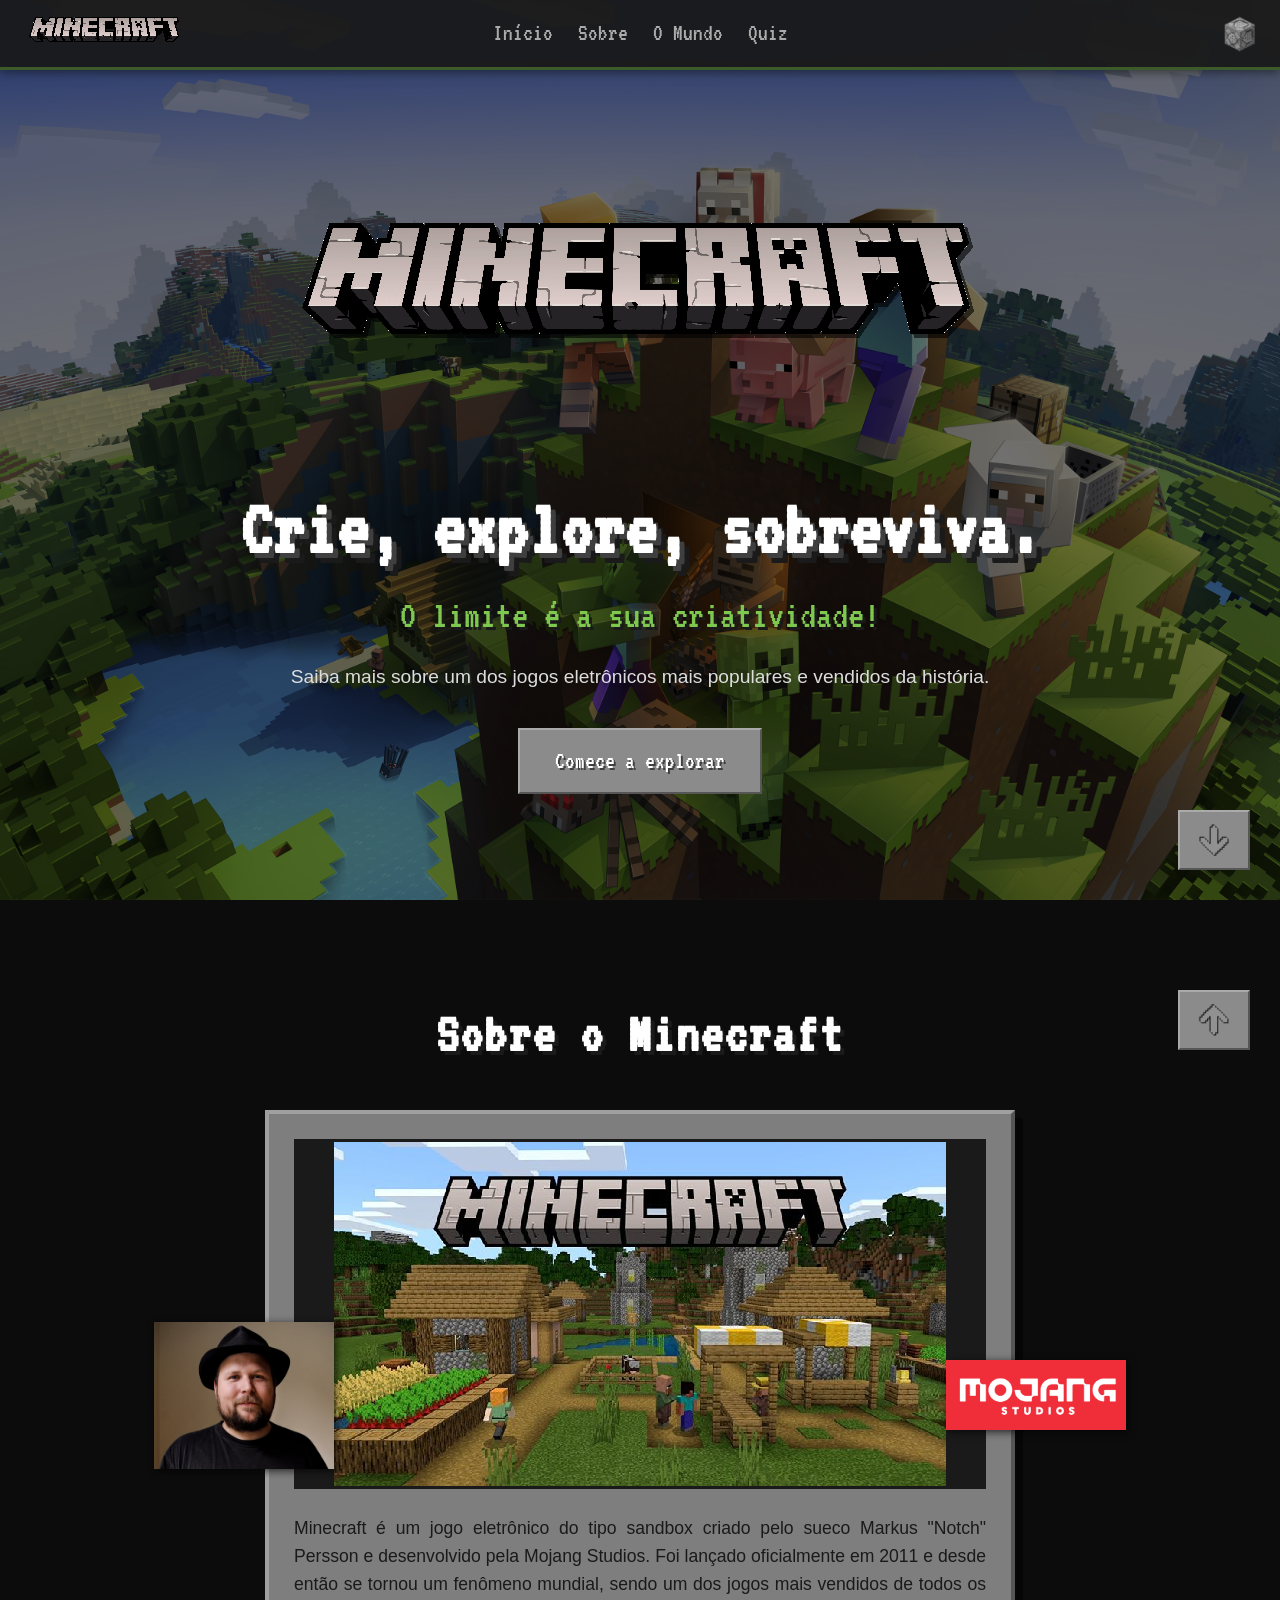
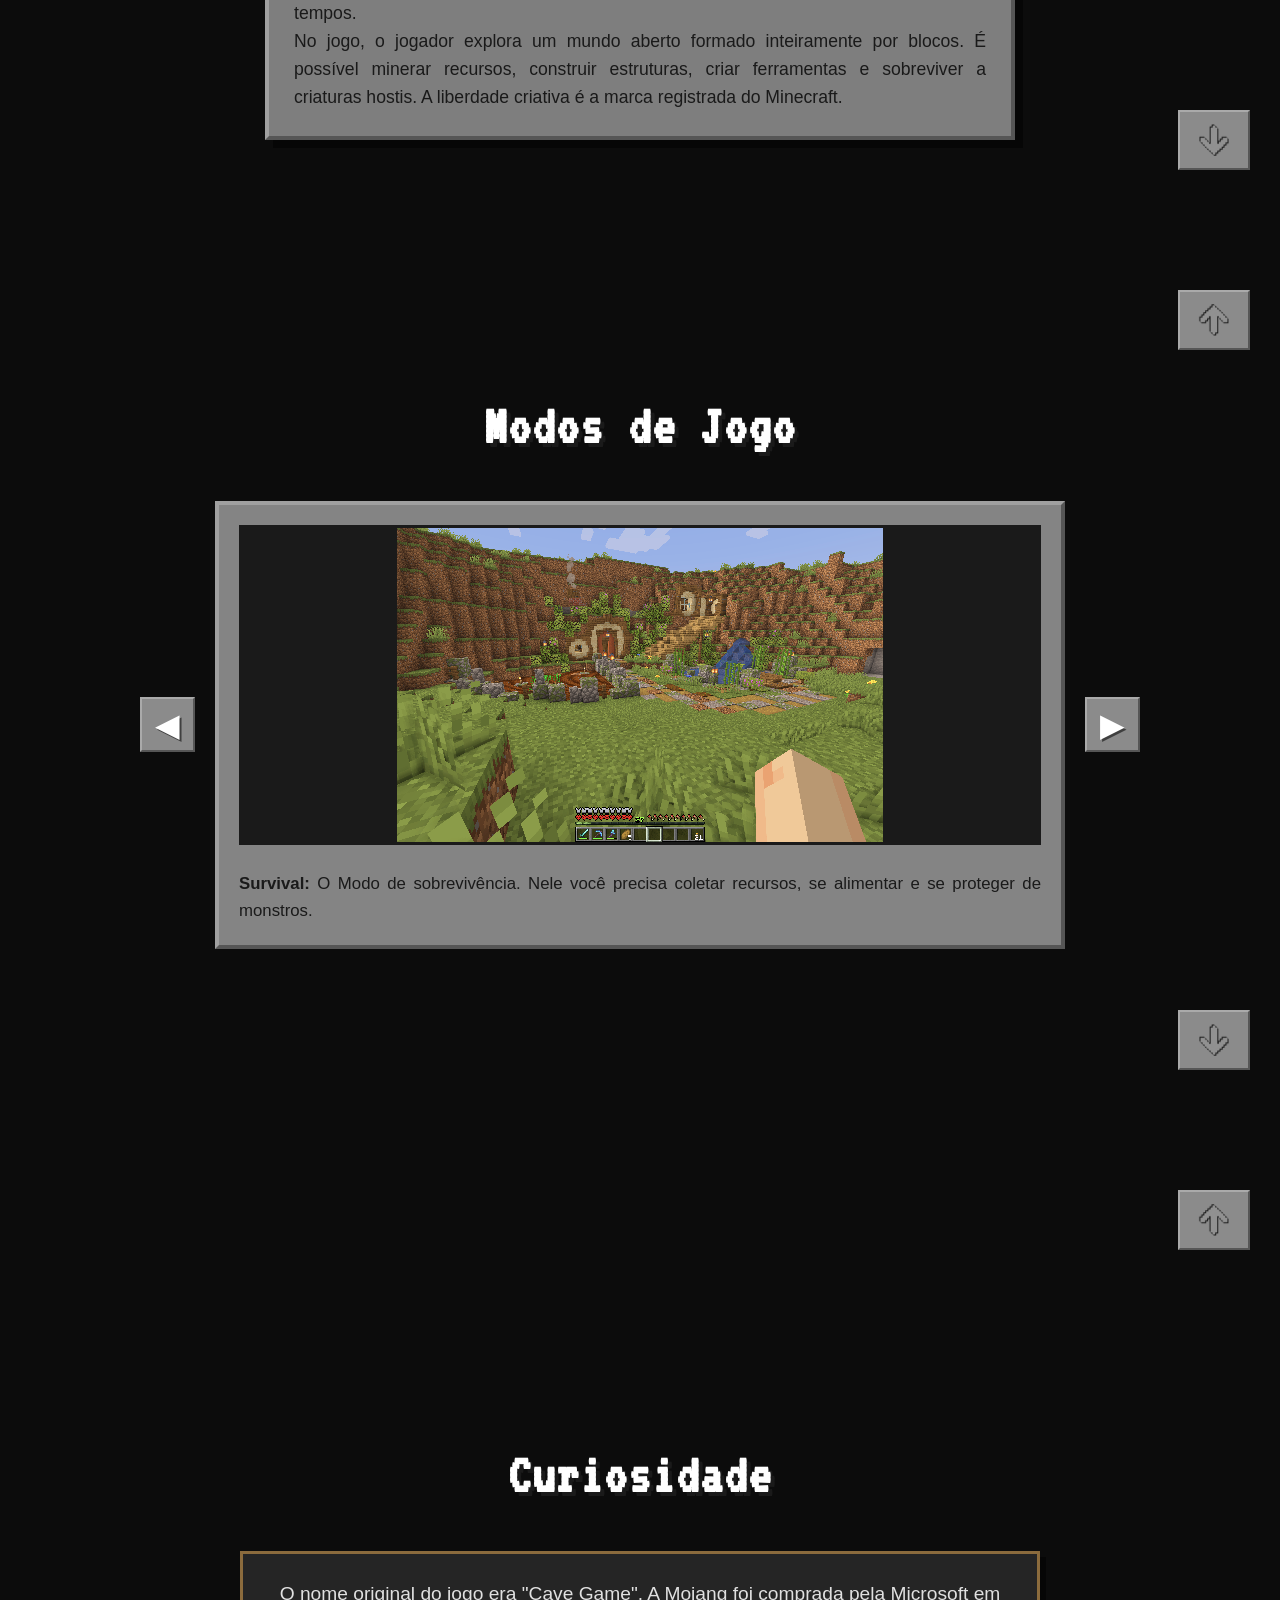
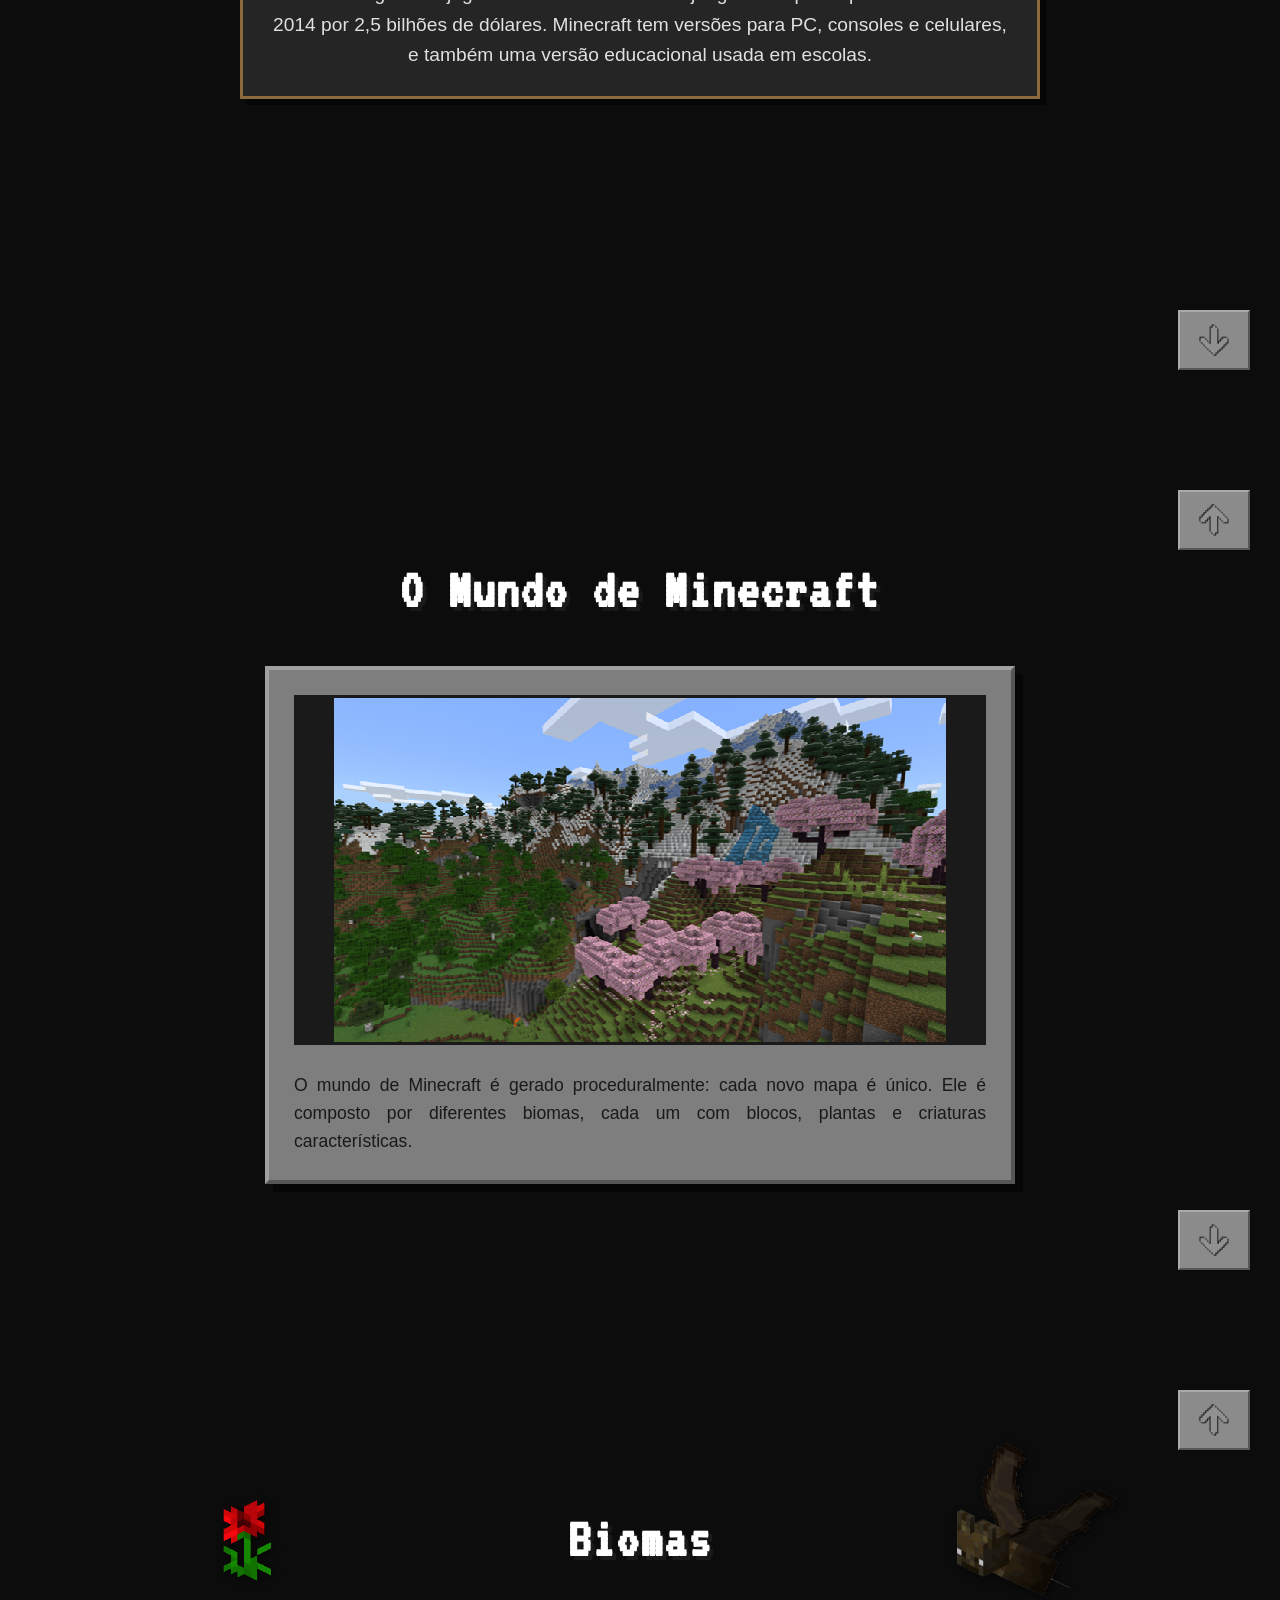
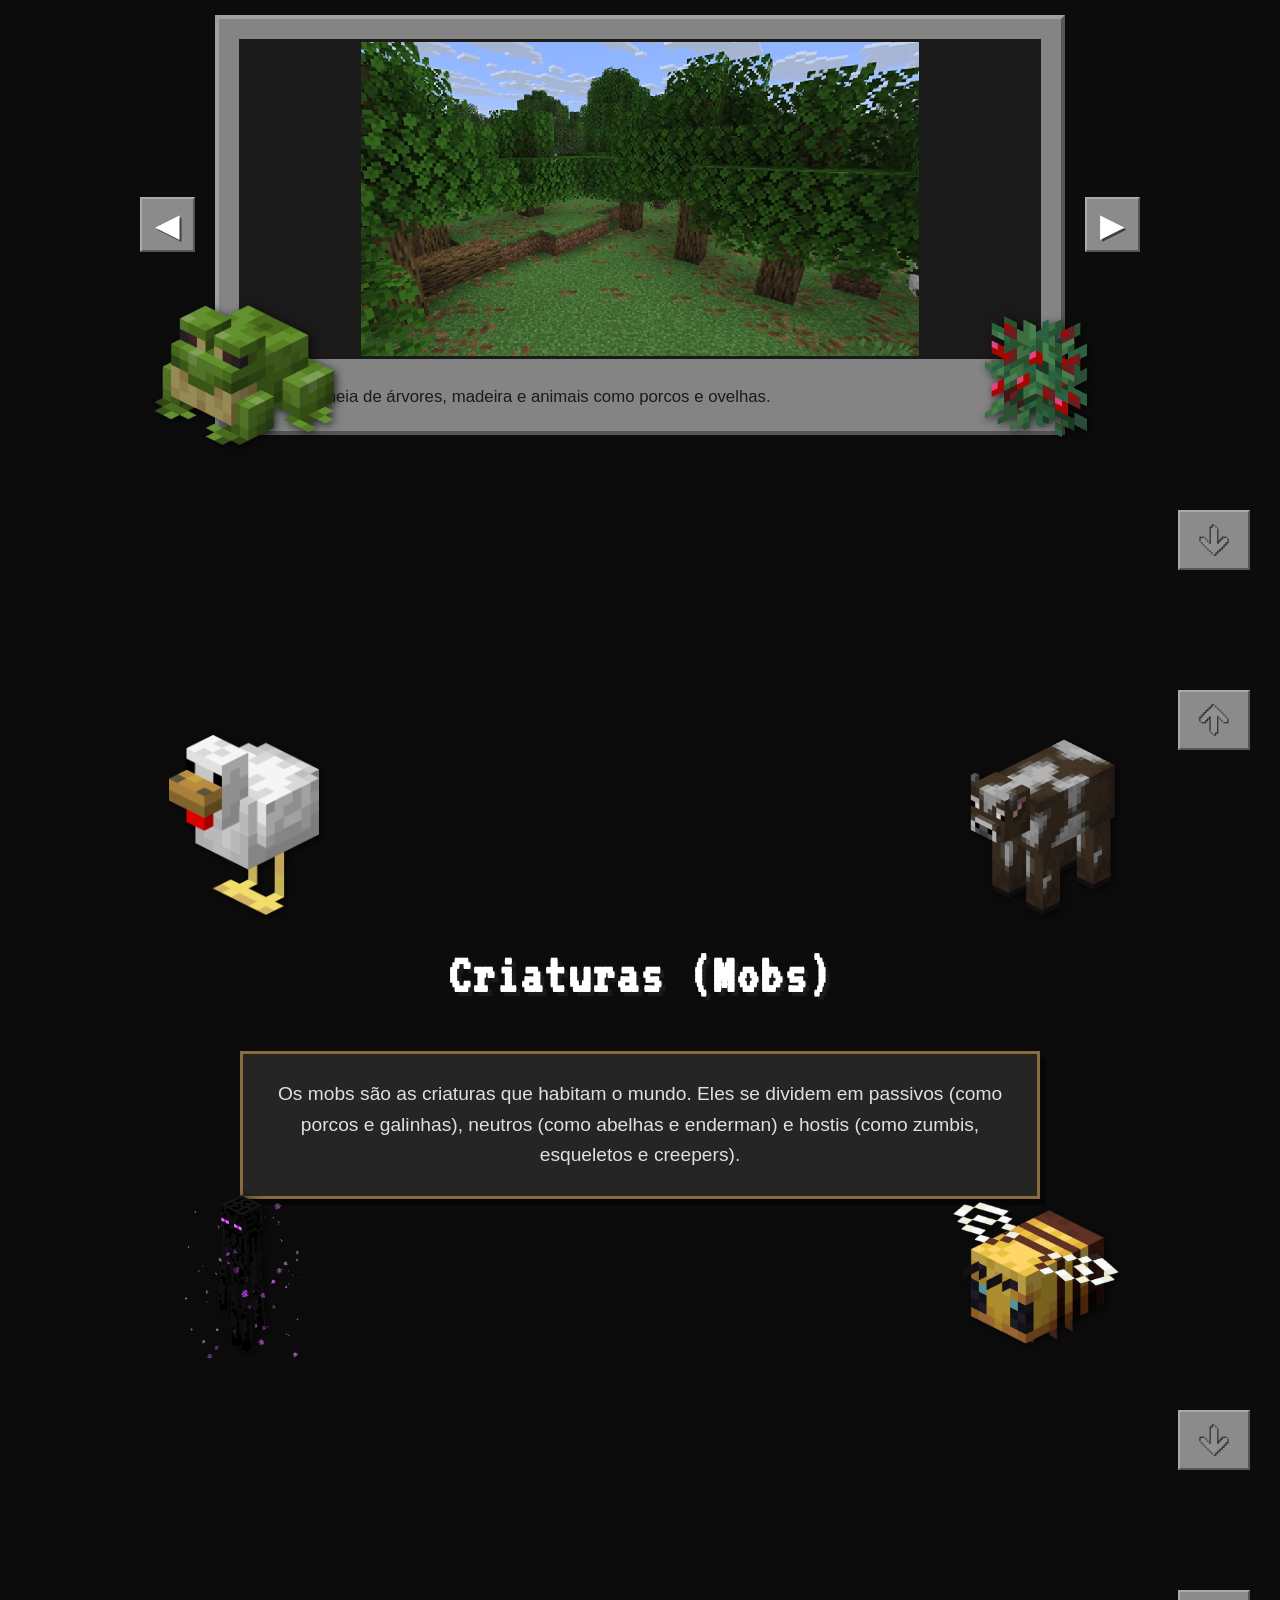
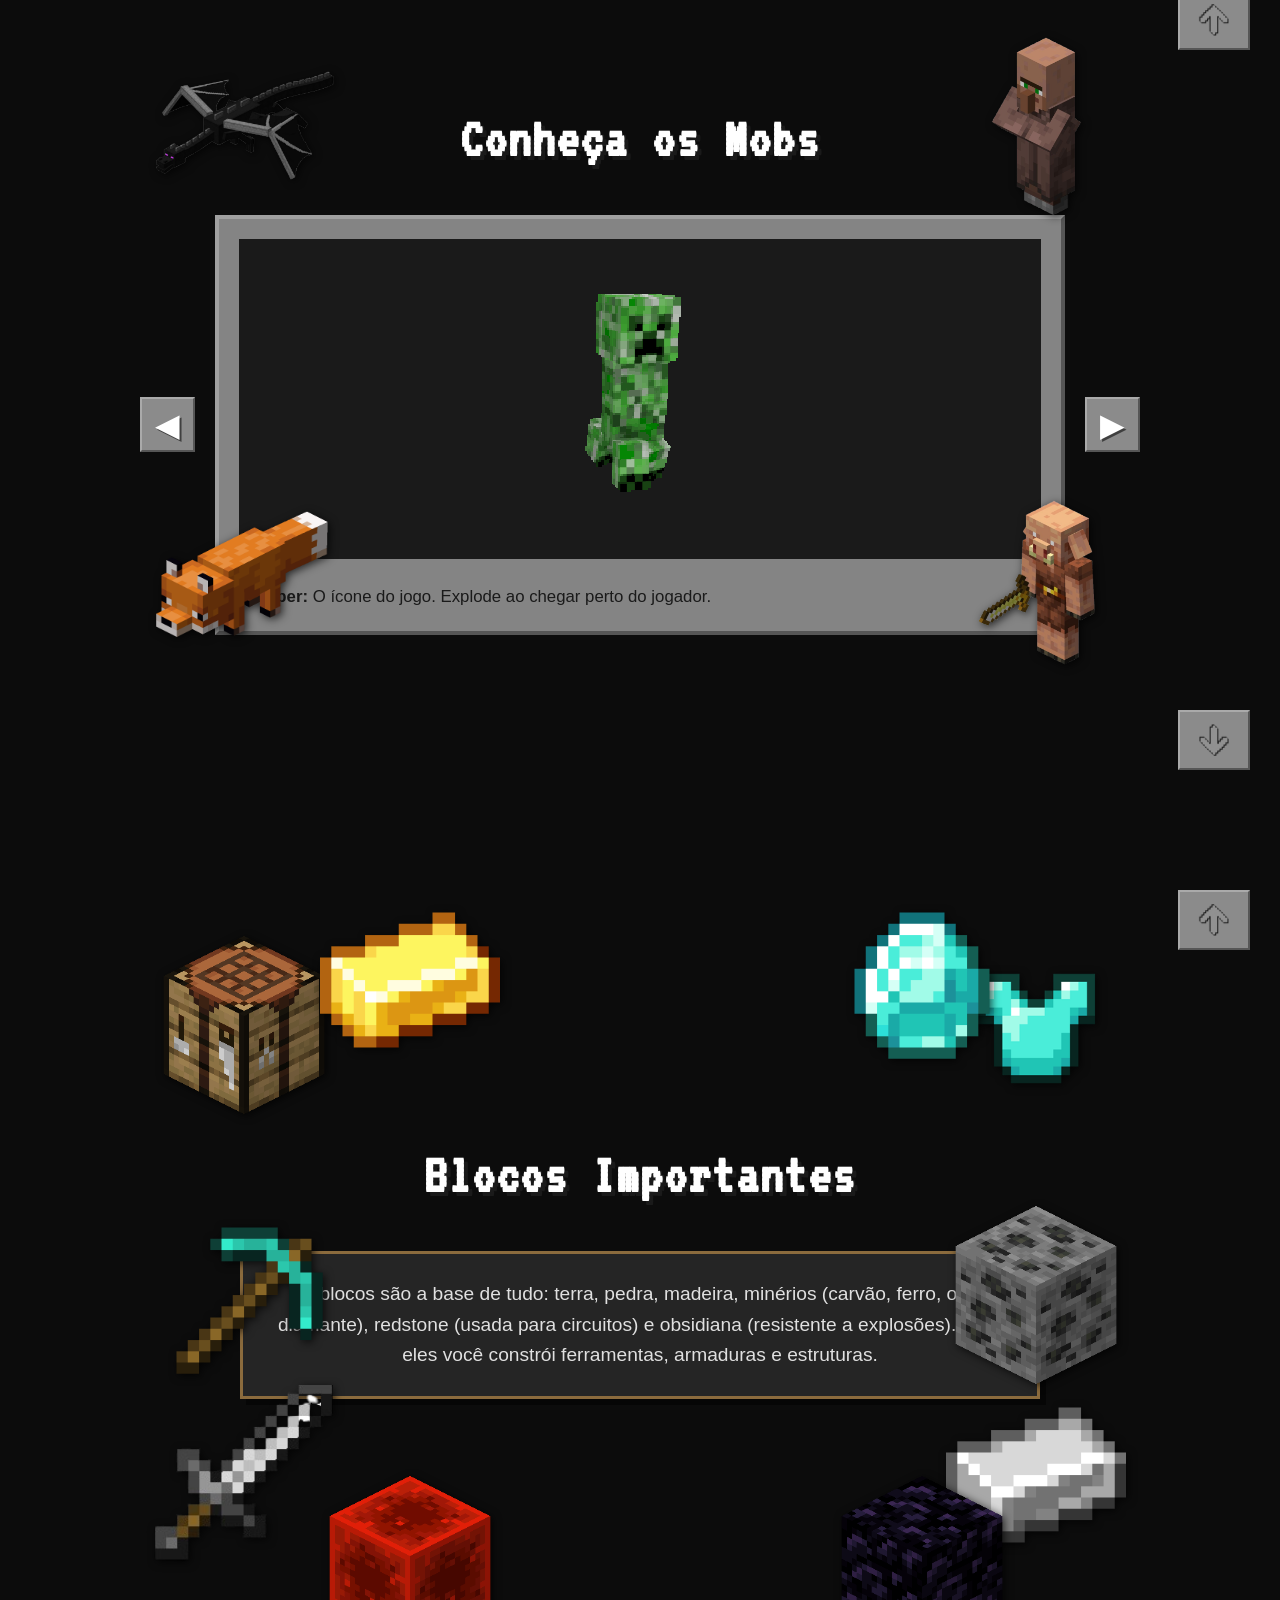
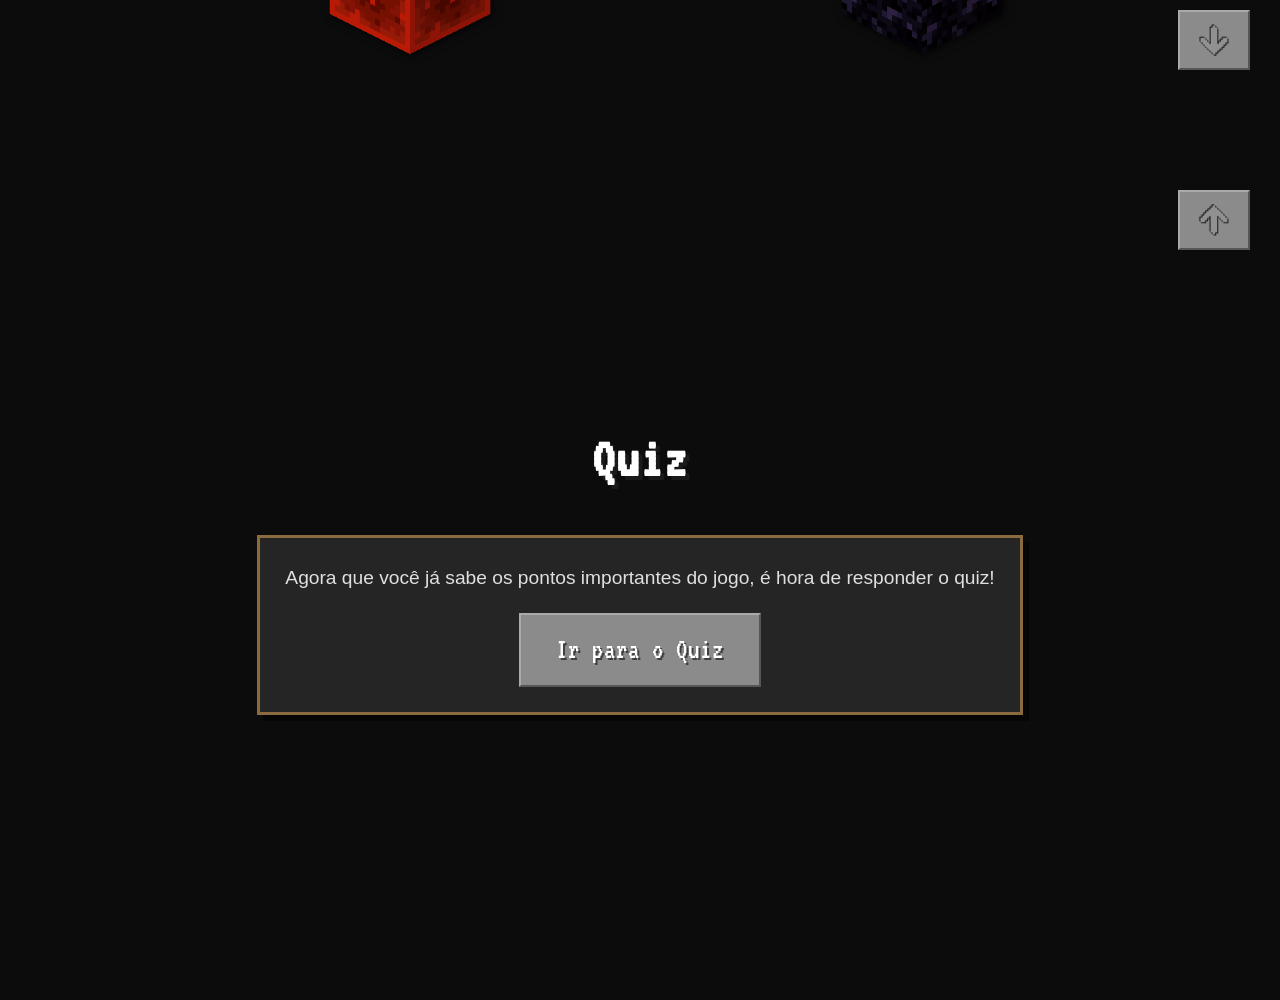
<file: web/index.html>
<!DOCTYPE html>
<html lang="pt-BR">
<head>
    <meta charset="UTF-8">
    <meta name="viewport" content="width=device-width, initial-scale=1.0">
    <title>Minecraft Quiz</title>
    <link rel="stylesheet" href="css/estilo.css">
</head>
<body>

    <!-- ===== HEADER FIXO ===== -->
    <header class="site-header">
        <a href="#inicio">
            <img src="img/logo-minecraft.png" alt="Minecraft" class="logo-img">
        </a>
        <nav>
            <a href="#inicio">Início</a>
            <a href="#sobre">Sobre</a>
            <a href="#mundo">O Mundo</a>
            <a href="#quiz">Quiz</a>
        </nav>
        <a href="adminLogin.jsp" class="admin-icon" title="Área do Administrador">
            <img src="img/admin-icon.png" alt="Admin">
        </a>
    </header>

    <!-- ===== HERO (Início) ===== -->
    <section id="inicio" class="section" style="background-image: url('img/hero.png');">
        <img src="img/logo-minecraft.png" alt="Minecraft" class="hero-logo">
        <h1 class="hero-titulo">Crie, explore, sobreviva.</h1>
        <p class="hero-subtitulo">O limite é a sua criatividade!</p>
        <p class="hero-info">Saiba mais sobre um dos jogos eletrônicos mais populares e vendidos da história.</p>
        <a href="#sobre" class="btn-mc">Comece a explorar</a>
        <a href="#sobre" class="btn-mc btn-descer"><img src="img/seta.png" alt="Descer" class="seta-img"></a>
    </section>

    <!-- ===== SOBRE O MINECRAFT ===== -->
    <section id="sobre" class="section" style="background-image: url('img/bg-sobre.png');">
        <!-- Imagens flutuantes laterais -->
        <div class="img-flutuante-wrapper pos-esq-meio" data-nome="Markus &quot;Notch&quot; Persson">
            <img src="img/notch.png" alt="Notch">
        </div>
        <div class="img-flutuante-wrapper pos-dir-meio" data-nome="Logo da Mojang">
            <img src="img/mojang.png" alt="Mojang">
        </div>
        
        <a href="#inicio" class="btn-mc btn-subir"><img src="img/seta.png" alt="Subir" class="seta-img seta-img-cima"></a>
        <h2>Sobre o Minecraft</h2>
        <div class="caixa-moldura">
            <img src="img/sobre-imagem.jpg" alt="Minecraft">
            <p>Minecraft é um jogo eletrônico do tipo sandbox criado pelo sueco Markus "Notch" Persson e desenvolvido pela Mojang Studios. Foi lançado oficialmente em 2011 e desde então se tornou um fenômeno mundial, sendo um dos jogos mais vendidos de todos os tempos.</p>
            <p>No jogo, o jogador explora um mundo aberto formado inteiramente por blocos. É possível minerar recursos, construir estruturas, criar ferramentas e sobreviver a criaturas hostis. A liberdade criativa é a marca registrada do Minecraft.</p>
        </div>
        <a href="#modos" class="btn-mc btn-descer"><img src="img/seta.png" alt="Descer" class="seta-img"></a>
    </section>

    <!-- ===== MODOS DE JOGO (CARROSSEL) ===== -->
    <section id="modos" class="section" style="background-image: url('img/bg-modos.png');">
        <a href="#sobre" class="btn-mc btn-subir"><img src="img/seta.png" alt="Subir" class="seta-img seta-img-cima"></a>
        <h2>Modos de Jogo</h2>
        <div class="carrossel-wrapper">
            <button class="seta" onclick="moverCarrossel('modos', -1)">◀</button>
            <div class="carrossel-viewport">
                <div class="carrossel-track" id="track-modos">
                    <div class="carrossel-slide">
                        <img src="img/modo-survival.png" alt="Survival">
                        <p><strong>Survival:</strong> O Modo de sobrevivência. Nele você precisa coletar recursos, se alimentar e se proteger de monstros.</p>
                    </div>
                    <div class="carrossel-slide">
                        <img src="img/modo-creative.png" alt="Creative">
                        <p><strong>Creative:</strong> Modo criativo. Neste modo há recursos infinitos, voo livre e nenhum dano. Ideal para construir.</p>
                    </div>
                    <div class="carrossel-slide">
                        <img src="img/modo-adventure.png" alt="Adventure">
                        <p><strong>Adventure:</strong> Modo aventura. Feito para mapas personalizados, com regras específicas de interação.</p>
                    </div>
                    <div class="carrossel-slide">
                        <img src="img/modo-spectator.png" alt="Spectator">
                        <p><strong>Spectator:</strong> Modo espectador. Nele você observa o mundo sem interagir com ele.</p>
                    </div>
                </div>
            </div>
            <button class="seta" onclick="moverCarrossel('modos', 1)">▶</button>
        </div>
        <a href="#curiosidade" class="btn-mc btn-descer"><img src="img/seta.png" alt="Descer" class="seta-img"></a>
    </section>

    <!-- ===== CURIOSIDADE ===== -->
    <section id="curiosidade" class="section" style="background-image: url('img/bg-curiosidade.png');">
        <a href="#modos" class="btn-mc btn-subir"><img src="img/seta.png" alt="Subir" class="seta-img seta-img-cima"></a>
        <h2>Curiosidade</h2>
        <div class="texto-centro">
            <p>O nome original do jogo era "Cave Game". A Mojang foi comprada pela Microsoft em 2014 por 2,5 bilhões de dólares. Minecraft tem versões para PC, consoles e celulares, e também uma versão educacional usada em escolas.</p>
        </div>
        <a href="#mundo" class="btn-mc btn-descer"><img src="img/seta.png" alt="Descer" class="seta-img"></a>
    </section>

    <!-- ===== O MUNDO DE MINECRAFT ===== -->
    <section id="mundo" class="section" style="background-image: url('img/bg-mundo.png');">
        <a href="#curiosidade" class="btn-mc btn-subir"><img src="img/seta.png" alt="Subir" class="seta-img seta-img-cima"></a>
        <h2>O Mundo de Minecraft</h2>
        <div class="caixa-moldura">
            <img src="img/mundo-imagem.png" alt="Mundo de Minecraft">
            <p>O mundo de Minecraft é gerado proceduralmente: cada novo mapa é único. Ele é composto por diferentes biomas, cada um com blocos, plantas e criaturas características.</p>
        </div>
        <a href="#biomas" class="btn-mc btn-descer"><img src="img/seta.png" alt="Descer" class="seta-img"></a>
    </section>

    <!-- ===== BIOMAS (CARROSSEL) ===== -->
    <section id="biomas" class="section" style="background-image: url('img/bg-biomas.png');">
        <!-- Imagens flutuantes laterais -->
        <div class="img-flutuante-wrapper pos-esq-cima tooltip-baixo" data-nome="Flor: florestas e planícies">
            <img src="img/flor.png" alt="Flor">
        </div>
        <div class="img-flutuante-wrapper pos-dir-cima tooltip-baixo" data-nome="Morcego: Cavernas">
            <img src="img/morcego.png" alt="Morcego">
        </div>
        <div class="img-flutuante-wrapper pos-esq-baixo" data-nome="Sapo: Pântano">
            <img src="img/sapo.png" alt="Sapo">
        </div>
        <div class="img-flutuante-wrapper pos-dir-baixo" data-nome="Bagas doces: Taiga">
            <img src="img/bagas.png" alt="Bagas doces">
        </div>
        
        <a href="#mundo" class="btn-mc btn-subir"><img src="img/seta.png" alt="Subir" class="seta-img seta-img-cima"></a>
        <h2>Biomas</h2>
        <div class="carrossel-wrapper">
            <button class="seta" onclick="moverCarrossel('biomas', -1)">◀</button>
            <div class="carrossel-viewport">
                <div class="carrossel-track" id="track-biomas">
                    <div class="carrossel-slide">
                        <img src="img/bioma-floresta.png" alt="Floresta">
                        <p><strong>Floresta:</strong> Cheia de árvores, madeira e animais como porcos e ovelhas.</p>
                    </div>
                    <div class="carrossel-slide">
                        <img src="img/bioma-deserto.jpg" alt="Deserto">
                        <p><strong>Deserto:</strong> Areia, cactos e templos escondidos. Cuidado com os husks!</p>
                    </div>
                    <div class="carrossel-slide">
                        <img src="img/bioma-tundra.png" alt="Tundra">
                        <p><strong>Tundra:</strong> Neve, gelo e ursos polares. Um dos biomas mais frios.</p>
                    </div>
                    <div class="carrossel-slide">
                        <img src="img/bioma-oceano.png" alt="Oceano">
                        <p><strong>Oceano:</strong> Grandes massas de água com monumentos e criaturas aquáticas.</p>
                    </div>
                </div>
            </div>
            <button class="seta" onclick="moverCarrossel('biomas', 1)">▶</button>
        </div>
        <a href="#mobs" class="btn-mc btn-descer"><img src="img/seta.png" alt="Descer" class="seta-img"></a>
    </section>

    <!-- ===== CRIATURAS (MOBS) - INTRO ===== -->
    <section id="mobs" class="section" style="background-image: url('img/bg-mobs.png');">
        <!-- Imagens flutuantes laterais -->
        <div class="img-flutuante-wrapper pos-esq-cima tooltip-baixo" data-nome="Galinha">
            <img src="img/galinha.png" alt="Galinha">
        </div>
        <div class="img-flutuante-wrapper pos-dir-cima tooltip-baixo" data-nome="Vaca">
            <img src="img/vaca.png" alt="Vaca">
        </div>
        <div class="img-flutuante-wrapper pos-esq-baixo" data-nome="Enderman">
            <img src="img/enderman.png" alt="Enderman">
        </div>
        <div class="img-flutuante-wrapper pos-dir-baixo" data-nome="Abelha">
            <img src="img/abelha.png" alt="Abelha">
        </div>
        
        <a href="#biomas" class="btn-mc btn-subir"><img src="img/seta.png" alt="Subir" class="seta-img seta-img-cima"></a>
        <h2>Criaturas (Mobs)</h2>
        <div class="texto-centro">
            <p>Os mobs são as criaturas que habitam o mundo. Eles se dividem em passivos (como porcos e galinhas), neutros (como abelhas e enderman) e hostis (como zumbis, esqueletos e creepers).</p>
        </div>
        <a href="#mobs-carrossel" class="btn-mc btn-descer"><img src="img/seta.png" alt="Descer" class="seta-img"></a>
    </section>

    <!-- ===== CRIATURAS (MOBS) - CARROSSEL ===== -->
    <section id="mobs-carrossel" class="section" style="background-image: url('img/bg-mobs.png');">
        <!-- Imagens flutuantes laterais -->
        <div class="img-flutuante-wrapper pos-esq-cima tooltip-baixo" data-nome="Ender Dragon">
            <img src="img/enderdragon.png" alt="Ender Dragon">
        </div>
        <div class="img-flutuante-wrapper pos-dir-cima tooltip-baixo" data-nome="Aldeão">
            <img src="img/aldeao.png" alt="Aldeão">
        </div>
        <div class="img-flutuante-wrapper pos-esq-baixo" data-nome="Raposa">
            <img src="img/raposa.png" alt="Raposa">
        </div>
        <div class="img-flutuante-wrapper pos-dir-baixo" data-nome="Piglin">
            <img src="img/piglin.png" alt="Piglin">
        </div>
        
        <a href="#mobs" class="btn-mc btn-subir"><img src="img/seta.png" alt="Subir" class="seta-img seta-img-cima"></a>
        <h2>Conheça os Mobs</h2>
        <div class="carrossel-wrapper">
            <button class="seta" onclick="moverCarrossel('mobs', -1)">◀</button>
            <div class="carrossel-viewport">
                <div class="carrossel-track" id="track-mobs">
                    <div class="carrossel-slide">
                        <img src="img/mob-creeper.gif" alt="Creeper">
                        <p><strong>Creeper:</strong> O ícone do jogo. Explode ao chegar perto do jogador.</p>
                    </div>
                    <div class="carrossel-slide">
                        <img src="img/mob-zumbi.gif" alt="Zumbi">
                        <p><strong>Zumbi:</strong> Hostil, aparece à noite e persegue o jogador.</p>
                    </div>
                    <div class="carrossel-slide">
                        <img src="img/mob-porco.gif" alt="Porco">
                        <p><strong>Porco:</strong> Passivo, fonte de comida e montaria com sela. Adoram cenouras.</p>
                    </div>
                    <div class="carrossel-slide">
                        <img src="img/mob-aranha.gif" alt="Aranha">
                        <p><strong>Aranha:</strong> Neutra de dia, hostil à noite. Sobe paredes.</p>
                    </div>
                </div>
            </div>
            <button class="seta" onclick="moverCarrossel('mobs', 1)">▶</button>
        </div>
        <a href="#blocos" class="btn-mc btn-descer"><img src="img/seta.png" alt="Descer" class="seta-img"></a>
    </section>

    <!-- ===== BLOCOS IMPORTANTES ===== -->
    <section id="blocos" class="section" style="background-image: url('img/bg-blocos.png');">
        <!-- 10 imagens flutuantes -->
        <div class="img-flutuante-wrapper pos-esq-cima tooltip-baixo" data-nome="Mesa de trabalho">
            <img src="img/mesa.png" alt="Mesa de trabalho">
        </div>
        <div class="img-flutuante-wrapper pos-esq-meio" data-nome="Picareta de diamante">
            <img src="img/picareta.png" alt="Picareta">
        </div>
        <div class="img-flutuante-wrapper pos-esq-baixo" data-nome="Espada de ferro">
            <img src="img/espada.png" alt="Espada">
        </div>
        <div class="img-flutuante-wrapper pos-dir-cima tooltip-baixo" data-nome="Peitoral de diamante">
            <img src="img/peitoral.png" alt="Peitoral">
        </div>
        <div class="img-flutuante-wrapper pos-dir-meio" data-nome="Minério de carvão">
            <img src="img/carvao.png" alt="Carvão">
        </div>
        <div class="img-flutuante-wrapper pos-dir-baixo" data-nome="Barra de ferro">
            <img src="img/ferro.png" alt="Ferro">
        </div>
        <!-- 4 imagens restantes ficam no topo e embaixo, centralizadas -->
        <div class="img-flutuante-wrapper tooltip-baixo" style="top: 10%; left: 25%;" data-nome="Barra de ouro">
            <img src="img/ouro.png" alt="Ouro">
        </div>
        <div class="img-flutuante-wrapper tooltip-baixo" style="top: 10%; left: 65%;" data-nome="Diamante">
            <img src="img/diamante.png" alt="Diamante">
        </div>
        <div class="img-flutuante-wrapper" style="bottom: 5%; left: 25%;" data-nome="Bloco de redstone">
            <img src="img/redstone.png" alt="Redstone">
        </div>
        <div class="img-flutuante-wrapper" style="bottom: 5%; left: 65%;" data-nome="Obsidiana">
            <img src="img/obsidiana.png" alt="Obsidiana">
        </div>
        
        <a href="#mobs-carrossel" class="btn-mc btn-subir"><img src="img/seta.png" alt="Subir" class="seta-img seta-img-cima"></a>
        <h2>Blocos Importantes</h2>
        <div class="texto-centro">
            <p>Os blocos são a base de tudo: terra, pedra, madeira, minérios (carvão, ferro, ouro, diamante), redstone (usada para circuitos) e obsidiana (resistente a explosões). Com eles você constrói ferramentas, armaduras e estruturas.</p>
        </div>
        <a href="#quiz" class="btn-mc btn-descer"><img src="img/seta.png" alt="Descer" class="seta-img"></a>
    </section>

    <!-- ===== QUIZ (CHAMADA) ===== -->
    <section id="quiz" class="section" style="background-image: url('img/bg-quiz-v2.png');">
        <a href="#blocos" class="btn-mc btn-subir"><img src="img/seta.png" alt="Subir" class="seta-img seta-img-cima"></a>
        <h2>Quiz</h2>
        <div class="texto-centro">
            <p>Agora que você já sabe os pontos importantes do jogo, é hora de responder o quiz!</p>
            <a href="login.jsp" class="btn-mc" style="margin-top: 20px;">Ir para o Quiz</a>
        </div>
    </section>

    <!-- ===== JAVASCRIPT DOS CARROSSÉIS ===== -->
    <script>
        // Estado de cada carrossel: índice atual do slide
        const estadoCarrossel = {
            modos: 0,
            biomas: 0,
            mobs: 0
        };

        function moverCarrossel(id, direcao) {
            const track = document.getElementById('track-' + id);
            const slides = track.querySelectorAll('.carrossel-slide');
            const total = slides.length;

            estadoCarrossel[id] += direcao;

            // Carrosel circular (infinito)
            if (estadoCarrossel[id] < 0) {
                estadoCarrossel[id] = total - 1;
            } else if (estadoCarrossel[id] >= total) {
                estadoCarrossel[id] = 0;
            }

            const deslocamento = -estadoCarrossel[id] * 100;
            track.style.transform = 'translateX(' + deslocamento + '%)';
        }
    </script>

</body>
</html>
</file>
<file: web/css/estilo.css>
/* estilo.css - Tema Minecraft */
@import url('https://fonts.googleapis.com/css2?family=VT323&display=swap');

* {
    margin: 0;
    padding: 0;
    box-sizing: border-box;
}

html {
    scroll-behavior: smooth;
}

body {
    font-family: 'Segoe UI', Tahoma, sans-serif;
    background-color: #1a1a1a;
    color: #e0e0e0;
    line-height: 1.6;
    overflow-x: hidden;
}

/* ===== HEADER FIXO ===== */
.site-header {
    position: fixed;
    top: 0;
    left: 0;
    width: 100%;
    height: 70px;
    background-color: rgba(26, 26, 26, 0.95);
    border-bottom: 3px solid #3d5a2a;
    display: flex;
    align-items: center;
    padding: 0 25px;
    z-index: 1000;
    box-shadow: 0 2px 10px rgba(0,0,0,0.5);
}

.site-header nav {
    position: absolute;
    left: 50%;
    transform: translateX(-50%);
    display: flex;
    gap: 25px;
}

.site-header .logo-img {
    height: 90px;
    image-rendering: pixelated;
}

.site-header nav a {
    font-family: 'VT323', monospace;
    font-size: 1.5em;
    color: #aaa;
    text-decoration: none;
    transition: color 0.2s, text-shadow 0.2s;
}

.site-header nav a:hover {
    color: #fff;
    text-shadow: 2px 2px 0 #3d5a2a;
}

/* ===== SEÇÕES DE TELA CHEIA ===== */
.section {
    min-height: 100vh;
    width: 100%;
    display: flex;
    flex-direction: column;
    align-items: center;
    justify-content: center;
    padding: 90px 20px 60px;
    position: relative;
    background-size: cover;
    background-position: center;
    background-attachment: fixed;
}

.section::before {
    content: '';
    position: absolute;
    top: 0; left: 0;
    width: 100%; height: 100%;
    background: rgba(0, 0, 0, 0.55);
    z-index: 0;
}

.section > * {
    position: relative;
    z-index: 1;
}

/* Títulos das seções */
.section h2 {
    font-family: 'VT323', monospace;
    font-size: 3.5em;
    color: #fff;
    text-shadow: 4px 4px 0 #1a1a1a;
    margin-bottom: 30px;
    text-align: center;
    letter-spacing: 2px;
}

/* ===== CAIXA COM MOLDURA ===== */
.caixa-moldura {
    background-color: rgba(139, 139, 139, 0.9);
    border: 4px solid;
    border-color: #a0a0a0 #565656 #565656 #a0a0a0;
    padding: 25px;
    max-width: 750px;
    width: 100%;
    color: #1a1a1a;
    box-shadow: 8px 8px 0 rgba(0,0,0,0.5);
    text-align: center;
}

.caixa-moldura img {
    width: 100%;
    max-height: 350px;
    object-fit: contain;
    background-color: #1a1a1a;
    border: 3px solid #1a1a1a;
    image-rendering: pixelated;
    margin-bottom: 18px;
}

.caixa-moldura p {
    font-size: 1.1em;
    color: #1a1a1a;
    text-align: justify;
}

/* ===== BOTÕES ===== */
.btn-mc {
    display: inline-block;
    background-color: #8b8b8b;
    color: #fff;
    font-family: 'VT323', monospace;
    font-size: 1.5em;
    padding: 12px 35px;
    text-decoration: none;
    border: 2px solid;
    border-color: #aaa #565656 #565656 #aaa;
    text-shadow: 2px 2px 0 #3f3f3f;
    cursor: pointer;
    transition: background-color 0.1s;
    text-align: center;
}

.btn-mc:hover {
    background-color: #a0a0a0;
    border-color: #bdc6ff #59639a #59639a #bdc6ff;
    color: #ffffa0;
}

.btn-mc:active {
    border-color: #565656 #aaa #aaa #565656;
}

/* Botão descer */
.btn-descer {
    position: absolute;
    bottom: 30px;
    right: 30px;
    z-index: 2;
    font-size: 1.3em;
    padding: 12px 20px;
    line-height: 1.5em;
    display: flex;
    align-items: center;
    justify-content: center;
    min-width: 60px;
    min-height: 60px;
}

/* Botão subir */
.btn-subir {
    position: absolute;
    top: 90px;
    right: 30px;
    z-index: 2;
    font-size: 1.3em;
    padding: 12px 20px;
    line-height: 1.5em;
    display: flex;
    align-items: center;
    justify-content: center;
    min-width: 60px;
    min-height: 60px;
}

/* ===== CARROSSEL DE IMAGENS ===== */
.carrossel-wrapper {
    display: flex;
    align-items: center;
    gap: 20px;
    width: 100%;
    max-width: 1000px;
    justify-content: center;
}

.seta {
    background-color: #8b8b8b;
    border: 2px solid;
    border-color: #aaa #565656 #565656 #aaa;
    color: #fff;
    font-family: 'VT323', monospace;
    font-size: 2em;
    width: 55px;
    height: 55px;
    cursor: pointer;
    text-shadow: 2px 2px 0 #3f3f3f;
    flex-shrink: 0;
    transition: background-color 0.1s;
}

.seta:hover {
    background-color: #a0a0a0;
    border-color: #bdc6ff #59639a #59639a #bdc6ff;
    color: #ffffa0;
}

.seta:disabled {
    opacity: 0.4;
    cursor: not-allowed;
}

.carrossel-viewport {
    flex: 1;
    overflow: hidden;
}

.carrossel-track {
    display: flex;
    transition: transform 0.4s ease;
}

.carrossel-slide {
    min-width: 100%;
    background-color: rgba(139, 139, 139, 0.95);
    border: 4px solid;
    border-color: #a0a0a0 #565656 #565656 #a0a0a0;
    padding: 20px;
    text-align: center;
    color: #1a1a1a;
    box-shadow: 8px 8px 0 rgba(0,0,0,0.5);
}

.carrossel-slide img {
    width: 100%;
    max-height: 320px;
    object-fit: contain;
    background-color: #1a1a1a;
    border: 3px solid #1a1a1a;
    image-rendering: pixelated;
    margin-bottom: 18px;
}

.carrossel-slide p {
    color: #1a1a1a;
    font-size: 1.05em;
    text-align: justify;
}

/* ===== HERO ===== */
.hero-titulo {
    font-family: 'VT323', monospace;
    font-size: 5em;
    color: #fff;
    text-shadow: 5px 5px 0 #3f3f3f, 10px 10px 0 #1a1a1a;
    text-align: center;
    line-height: 1.1;
    margin-bottom: 10px;
}

.hero-logo {
    height: 400px;
    width: auto;
    display: block;
    margin: 0 auto 5px auto;
    image-rendering: pixelated;
    filter: drop-shadow(4px 4px 0 rgba(0, 0, 0, 0.6));
}

.hero-subtitulo {
    font-family: 'VT323', monospace;
    font-size: 2.5em;
    color: #7ec850;
    text-shadow: 3px 3px 0 #1a1a1a;
    text-align: center;
    margin-bottom: 15px;
}

.hero-info {
    font-size: 1.2em;
    color: #ddd;
    text-align: center;
    max-width: 700px;
    margin-bottom: 35px;
}

#inicio {
    justify-content: flex-start;
    padding-top: 100px;
    padding-top: 80px;
    padding-bottom: 40px;
}

/* ===== TEXTO CENTRALIZADO EM SEÇÃO ===== */
.texto-centro {
    max-width: 800px;
    text-align: center;
    font-size: 1.2em;
    color: #e0e0e0;
    background: rgba(42, 42, 42, 0.85);
    border: 3px solid #8b6b3d;
    padding: 25px;
    box-shadow: 6px 6px 0 rgba(0,0,0,0.5);
}

/* ===== PÁGINAS DE SISTEMA ===== */
.pagina-sistema {
    min-height: 100vh;
    padding-top: 90px;
    padding-bottom: 40px;
    display: flex;
    flex-direction: column;
    align-items: center;
    justify-content: center;
    background-size: cover;
    background-position: center;
    background-attachment: fixed;
    position: relative;
}

.pagina-sistema::before {
    content: '';
    position: absolute;
    top: 0; left: 0;
    width: 100%; height: 100%;
    background: rgba(0, 0, 0, 0.6);
    z-index: 0;
}

.pagina-sistema > * {
    position: relative;
    z-index: 1;
}

/* Caixa de login/quiz */
.caixa-sistema {
    background-color: rgba(139, 139, 139, 0.95);
    border: 4px solid;
    border-color: #a0a0a0 #565656 #565656 #a0a0a0;
    padding: 30px;
    max-width: 480px;
    width: 90%;
    color: #1a1a1a;
    box-shadow: 8px 8px 0 rgba(0,0,0,0.5);
    text-align: center;
}

.caixa-sistema h2 {
    font-family: 'VT323', monospace;
    font-size: 2.2em;
    color: #1a1a1a;
    text-shadow: 1px 1px 0 #aaa;
    border-bottom: 2px solid #565656;
    padding-bottom: 8px;
    margin-bottom: 15px;
}

.caixa-sistema p {
    color: #1a1a1a;
    margin-bottom: 15px;
    text-align: center;
}

.caixa-sistema input[type="text"],
.caixa-sistema input[type="password"] {
    width: 100%;
    padding: 12px;
    margin-bottom: 18px;
    background-color: #1a1a1a;
    color: #fff;
    border: 2px solid #565656;
    font-size: 1.1em;
    font-family: 'Segoe UI', Tahoma, sans-serif;
}

.caixa-sistema input:focus {
    outline: none;
    border-color: #7ec850;
}

.caixa-sistema .btn-mc {
    width: 100%;
    margin-top: 5px;
}

/* Mensagens de erro/sucesso */
.msg-erro-sistema {
    background-color: #5a1e1e;
    color: #ff9999;
    padding: 12px;
    border: 1px solid #ff4444;
    margin-bottom: 18px;
    text-align: center;
}

.msg-sucesso-sistema {
    background-color: #1e3a1e;
    color: #99ff99;
    padding: 12px;
    border: 1px solid #44ff44;
    margin-bottom: 18px;
    text-align: center;
}

/* Link "voltar" nas páginas de sistema */
.link-voltar {
    display: inline-block;
    margin-top: 15px;
    color: #aaa;
    text-decoration: none;
    font-family: 'VT323', monospace;
    font-size: 1.2em;
}

.link-voltar:hover {
    color: #fff;
}

/* ===== IMAGENS FLUTUANTES COM TOOLTIP ===== */
.img-flutuante-wrapper {
    position: absolute !important;
    width: 180px;
    height: 180px;
    cursor: pointer;
    z-index: 2 !important;
    transition: transform 0.3s ease;
}

.img-flutuante-wrapper img {
    width: 100%;
    height: 100%;
    object-fit: contain;
    filter: drop-shadow(2px 2px 4px rgba(0,0,0,0.7));
    transition: filter 0.3s ease;
}

.img-flutuante-wrapper:hover {
    transform: scale(1.35);
    z-index: 10;
}

.img-flutuante-wrapper:hover img {
    filter: drop-shadow(3px 3px 8px rgba(0,0,0,0.9)) brightness(1.1);
}

/* Tooltip que aparece ao passar o mouse */
.img-flutuante-wrapper::after {
    content: attr(data-nome);
    position: absolute;
    bottom: 105%;
    left: 50%;
    transform: translateX(-50%);
    background-color: rgba(26, 26, 26, 0.95);
    color: #7ec850;
    font-family: 'VT323', monospace;
    font-size: 1.1em;
    padding: 5px 12px;
    border: 2px solid #7ec850;
    white-space: nowrap;
    opacity: 0;
    pointer-events: none;
    transition: opacity 0.3s ease, bottom 0.3s ease;
}

.img-flutuante-wrapper:hover::after {
    opacity: 1;
    bottom: 110%;
}

/* Posições específicas por seção */
.pos-esq-cima { top: 15%; left: 12%; }
.pos-esq-baixo { bottom: 15%; left: 12%; }
.pos-dir-cima { top: 15%; right: 12%; }
.pos-dir-baixo { bottom: 15%; right: 12%; }
.pos-esq-meio { top: 45%; left: 12%; }
.pos-dir-meio { top: 45%; right: 12%; }

/* Seção de blocos */
.secao-blocos .img-flutuante-wrapper { width: 75px; height: 75px; }

.section > .img-flutuante-wrapper {
    position: absolute;
    z-index: 2;
}

/* Tooltips que aparecem abaixo das imagens */
.img-flutuante-wrapper.tooltip-baixo::after {
    bottom: auto;
    top: 105%;
    transition: opacity 0.3s ease, top 0.3s ease;
}

.img-flutuante-wrapper.tooltip-baixo:hover::after {
    opacity: 1;
    top: 110%;
    bottom: auto;
}

/* Ícone de admin no canto superior direito do header */
.admin-icon {
    position: absolute;
    right: 25px;
    top: 50%;
    transform: translateY(-50%);
    z-index: 1001;
    text-decoration: none;
    display: flex;
    align-items: center;
}

/* Imagem do ícone */
.admin-icon img {
    height: 35px;
    filter: grayscale(1);
    transition: filter 0.2s, transform 0.2s;
}

.admin-icon:hover img {
    filter: grayscale(0);
    transform: scale(1.15);
}

/* Imagem da seta dentro dos botões */
.seta-img {
    height: 30px;
    width: auto;
    display: block;
    filter: drop-shadow(1px 1px 0 #1a1a1a) drop-shadow(-1px -1px 0 #1a1a1a);
    transition: transform 0.2s;
}

.seta-img-cima {
    transform: rotate(180deg);
}

/* GIF no resultado do quiz */
.gif-resultado {
    display: block;
    margin: 8px auto;
    width: 120px !important;
    max-width: 120px !important;
    height: auto !important;
    image-rendering: pixelated;
    border: 2px solid #1a1a1a;
    box-shadow: 2px 2px 0 rgba(0,0,0,0.5);
}

/* ===== MODAL DE EXCLUSÃO ===== */
.modal-overlay {
    position: fixed !important;
    top: 0 !important;
    left: 0 !important;
    width: 100% !important;
    height: 100% !important;
    background-color: rgba(0, 0, 0, 0.8);
    display: none;
    align-items: center;
    justify-content: center;
    z-index: 2000 !important;
}

.modal-overlay.ativo {
    display: flex !important;
}

.modal-caixa {
    background-color: rgba(139, 139, 139, 0.98);
    border: 4px solid;
    border-color: #a0a0a0 #565656 #565656 #a0a0a0;
    padding: 30px;
    max-width: 450px;
    width: 90%;
    text-align: center;
    box-shadow: 8px 8px 0 rgba(0,0,0,0.6);
    color: #1a1a1a;
}

.modal-caixa h2 {
    font-family: 'VT323', monospace;
    font-size: 2em;
    color: #1a1a1a;
    text-shadow: 1px 1px 0 #aaa;
    border-bottom: 2px solid #565656;
    padding-bottom: 10px;
    margin-bottom: 15px;
}

.modal-caixa p {
    color: #1a1a1a;
    margin-bottom: 12px;
    text-align: center;
}

.modal-botoes {
    display: flex;
    gap: 15px;
    margin-top: 20px;
}

.modal-botoes .btn-mc {
    flex: 1;
}

.btn-sair {
    background-color: #8b2a2a;
    border-color: #c03a3a #5a1e1e #5a1e1e #c03a3a;
}

.btn-sair:hover {
    background-color: #c03a3a;
    border-color: #ff9999 #8b1a1a #8b1a1a #ff9999;
    color: #fff;
}
</file>
